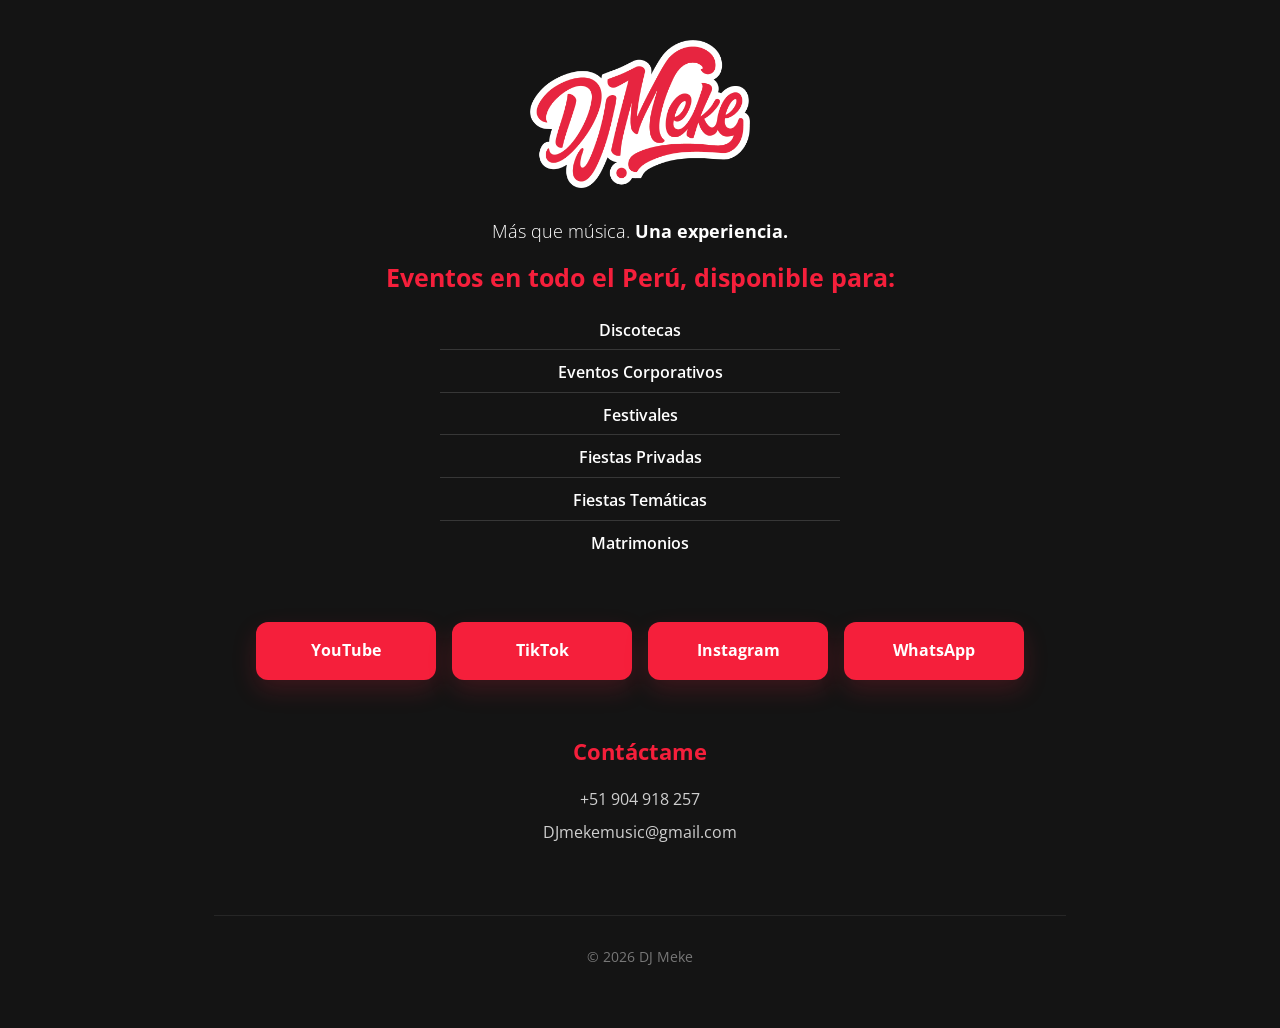
<file: index.html>
<!DOCTYPE html>
<html lang="es">
<head>
  <meta charset="UTF-8">
  <meta name="viewport" content="width=device-width, initial-scale=1.0">

  <title>DJ Meke | Más que música. Una experiencia.</title>
  <meta name="description" content="DJ Meke | Más que música. Una experiencia. Shows para discotecas, eventos corporativos, matrimonios, festivales y fiestas privadas.">
  <meta name="keywords" content="DJ Meke,DJ Perú,DJ Lima,Discotecas,Matrimonios,Eventos,Festivales">
  <meta name="author" content="DJ Meke">
  <meta name="theme-color" content="#141414">

  <link rel="icon" type="image/png" href="LOGO REDUCIDO CON BORDE FAVICON.png">

  <!-- Open Graph -->
  <meta property="og:type" content="website">
  <meta property="og:url" content="https://djmekemusic.github.io/DJMeke/">
  <meta property="og:title" content="DJ Meke | Más que música. Una experiencia.">
  <meta property="og:description" content="Shows para discotecas, eventos corporativos, matrimonios, festivales y fiestas privadas.">
  <meta property="og:image" content="https://djmekemusic.github.io/DJMeke/djmeke-preview.png">
  <meta property="og:image:width" content="1200">
  <meta property="og:image:height" content="630">

  <!-- Twitter Card -->
  <meta name="twitter:card" content="summary_large_image">
  <meta name="twitter:title" content="DJ Meke | Más que música. Una experiencia.">
  <meta name="twitter:description" content="Shows para discotecas, eventos corporativos, matrimonios, festivales y fiestas privadas.">
  <meta name="twitter:image" content="https://djmekemusic.github.io/DJMeke/djmeke-preview.png">

  <link rel="preconnect" href="https://fonts.googleapis.com">
  <link rel="preconnect" href="https://fonts.gstatic.com" crossorigin>
  <link href="https://fonts.googleapis.com/css2?family=Open+Sans:wght@300;400;600;700&display=swap" rel="stylesheet">

  <link rel="stylesheet" href="style.css">
</head>
<body>
  <header>
    <img src="LOGO PRINCIPAL CON BORDE (5).png" alt="DJ Meke" class="logo-img">
    <p class="tagline">Más que música. <strong>Una experiencia.</strong></p>
  </header>

  <section class="servicios fade-in">
    <h2 class="servicios-titulo">Eventos en todo el Perú, disponible para:</h2>
    <ul class="servicios-lista">
      <li>Discotecas</li>
      <li>Eventos Corporativos</li>
      <li>Festivales</li>
      <li>Fiestas Privadas</li>
      <li>Fiestas Temáticas</li>
      <li>Matrimonios</li>
    </ul>
  </section>

  <section class="contacto fade-in">
    <div class="botones">
      <a href="https://www.youtube.com/@djmeke" class="btn">YouTube</a>
      <a href="https://www.tiktok.com/@djmeke" class="btn">TikTok</a>
      <a href="https://www.instagram.com/djmeke/" class="btn">Instagram</a>
      <a href="https://wa.me/51904918257?text=Hola%20DJ%20Meke" class="btn">WhatsApp</a>
    </div>
    <div class="contacto-info">
      <h2 class="contacto-titulo">Contáctame</h2>
      <p>+51 904 918 257</p>
      <p>DJmekemusic@gmail.com</p>
    </div>
  </section>

  <footer class="fade-in">
    <p>© 2026 DJ Meke</p>
  </footer>

  <!-- Google Analytics con eventos personalizados -->
  <script async src="https://www.googletagmanager.com/gtag/js?id=G-S91YZFW3BQ"></script>
  <script>
    window.dataLayer = window.dataLayer || [];
    function gtag(){dataLayer.push(arguments);}
    gtag('js', new Date());
    gtag('config', 'G-S91YZFW3BQ');

    // Función para registrar clics en botones sociales con nombres simples
    function trackClick(buttonName) {
      gtag('event', buttonName, {
        'event_category': 'Botones Sociales',
        'event_label': buttonName
      });
    }

    // Asignar listeners a cada botón
    document.querySelectorAll('.btn').forEach(btn => {
      btn.addEventListener('click', function() {
        const name = this.textContent.trim();
        trackClick(name);
      });
    });
  </script>
</body>
</html>
</file>
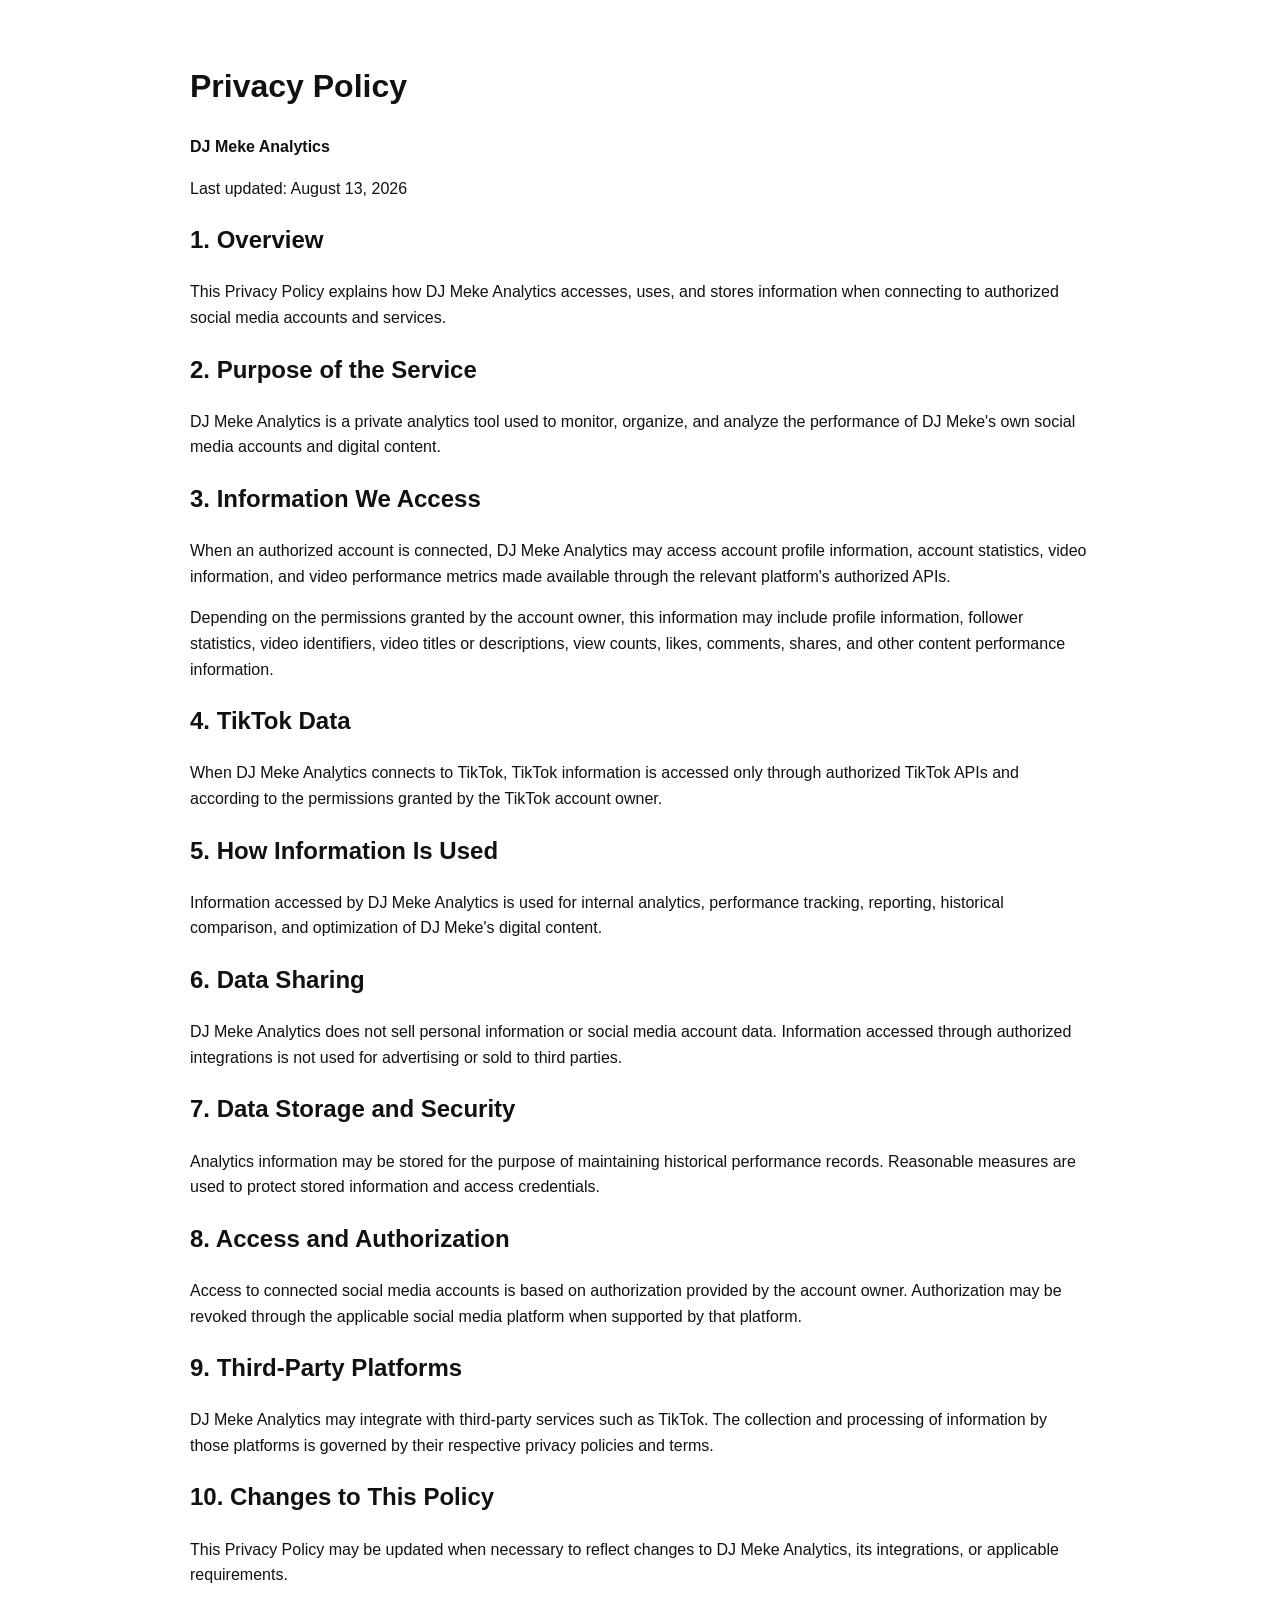
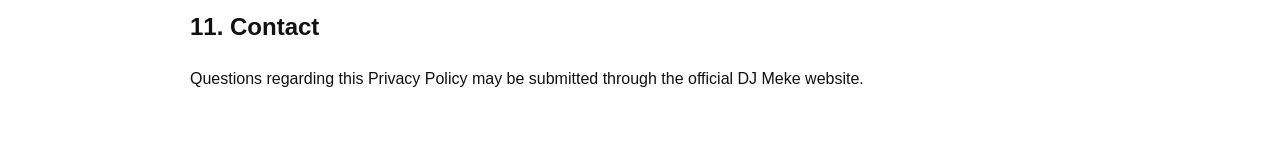
<file: privacy.html>
<!DOCTYPE html>
<html lang="en">
<head>
  <meta charset="UTF-8">
  <meta name="viewport" content="width=device-width, initial-scale=1.0">
  <title>Privacy Policy | DJ Meke Analytics</title>

  <style>
    body {
      background: #ffffff;
      color: #111111;
      font-family: Arial, Helvetica, sans-serif;
      line-height: 1.6;
      margin: 0;
      padding: 40px 20px;
    }

    main {
      max-width: 900px;
      margin: 0 auto;
    }

    h1, h2, p, strong {
      color: #111111;
    }
  </style>
</head>

<body>
  <main>
    <h1>Privacy Policy</h1>
    <p><strong>DJ Meke Analytics</strong></p>
    <p>Last updated: August 13, 2026</p>

    <h2>1. Overview</h2>
    <p>
      This Privacy Policy explains how DJ Meke Analytics accesses, uses,
      and stores information when connecting to authorized social media
      accounts and services.
    </p>

    <h2>2. Purpose of the Service</h2>
    <p>
      DJ Meke Analytics is a private analytics tool used to monitor,
      organize, and analyze the performance of DJ Meke's own social media
      accounts and digital content.
    </p>

    <h2>3. Information We Access</h2>
    <p>
      When an authorized account is connected, DJ Meke Analytics may
      access account profile information, account statistics, video
      information, and video performance metrics made available through
      the relevant platform's authorized APIs.
    </p>

    <p>
      Depending on the permissions granted by the account owner, this
      information may include profile information, follower statistics,
      video identifiers, video titles or descriptions, view counts,
      likes, comments, shares, and other content performance information.
    </p>

    <h2>4. TikTok Data</h2>
    <p>
      When DJ Meke Analytics connects to TikTok, TikTok information is
      accessed only through authorized TikTok APIs and according to the
      permissions granted by the TikTok account owner.
    </p>

    <h2>5. How Information Is Used</h2>
    <p>
      Information accessed by DJ Meke Analytics is used for internal
      analytics, performance tracking, reporting, historical comparison,
      and optimization of DJ Meke's digital content.
    </p>

    <h2>6. Data Sharing</h2>
    <p>
      DJ Meke Analytics does not sell personal information or social
      media account data. Information accessed through authorized
      integrations is not used for advertising or sold to third parties.
    </p>

    <h2>7. Data Storage and Security</h2>
    <p>
      Analytics information may be stored for the purpose of maintaining
      historical performance records. Reasonable measures are used to
      protect stored information and access credentials.
    </p>

    <h2>8. Access and Authorization</h2>
    <p>
      Access to connected social media accounts is based on authorization
      provided by the account owner. Authorization may be revoked through
      the applicable social media platform when supported by that platform.
    </p>

    <h2>9. Third-Party Platforms</h2>
    <p>
      DJ Meke Analytics may integrate with third-party services such as
      TikTok. The collection and processing of information by those
      platforms is governed by their respective privacy policies and terms.
    </p>

    <h2>10. Changes to This Policy</h2>
    <p>
      This Privacy Policy may be updated when necessary to reflect changes
      to DJ Meke Analytics, its integrations, or applicable requirements.
    </p>

    <h2>11. Contact</h2>
    <p>
      Questions regarding this Privacy Policy may be submitted through
      the official DJ Meke website.
    </p>
  </main>
</body>
</html>
</file>
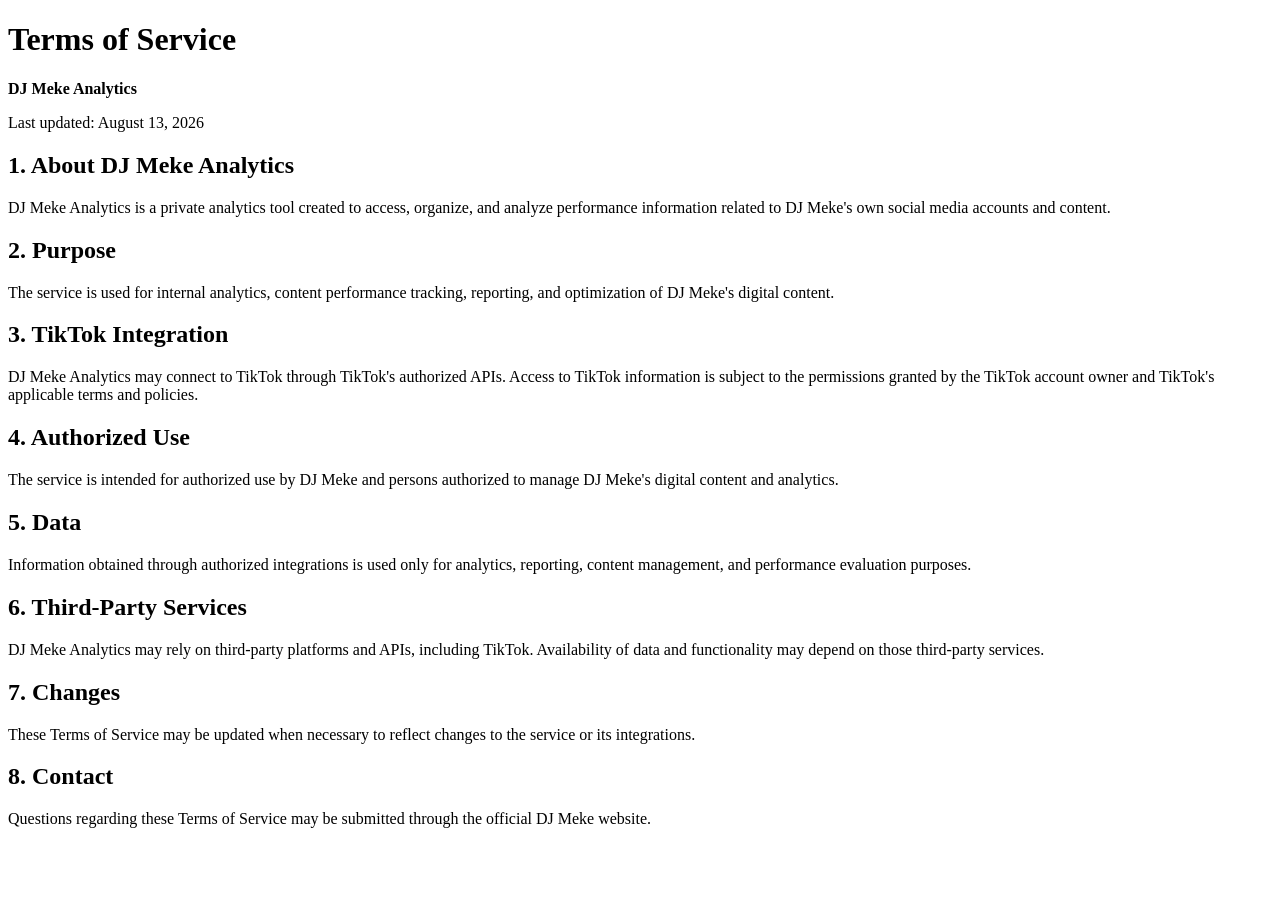
<file: terms.html>
<!DOCTYPE html>
<html lang="en">
<head>
  <meta charset="UTF-8">
  <meta name="viewport" content="width=device-width, initial-scale=1.0">
  <title>Terms of Service | DJ Meke Analytics</title>
</head>

<body>
  <main>
    <h1>Terms of Service</h1>
    <p><strong>DJ Meke Analytics</strong></p>
    <p>Last updated: August 13, 2026</p>

    <h2>1. About DJ Meke Analytics</h2>
    <p>
      DJ Meke Analytics is a private analytics tool created to access,
      organize, and analyze performance information related to DJ Meke's
      own social media accounts and content.
    </p>

    <h2>2. Purpose</h2>
    <p>
      The service is used for internal analytics, content performance
      tracking, reporting, and optimization of DJ Meke's digital content.
    </p>

    <h2>3. TikTok Integration</h2>
    <p>
      DJ Meke Analytics may connect to TikTok through TikTok's authorized
      APIs. Access to TikTok information is subject to the permissions
      granted by the TikTok account owner and TikTok's applicable terms
      and policies.
    </p>

    <h2>4. Authorized Use</h2>
    <p>
      The service is intended for authorized use by DJ Meke and persons
      authorized to manage DJ Meke's digital content and analytics.
    </p>

    <h2>5. Data</h2>
    <p>
      Information obtained through authorized integrations is used only
      for analytics, reporting, content management, and performance
      evaluation purposes.
    </p>

    <h2>6. Third-Party Services</h2>
    <p>
      DJ Meke Analytics may rely on third-party platforms and APIs,
      including TikTok. Availability of data and functionality may depend
      on those third-party services.
    </p>

    <h2>7. Changes</h2>
    <p>
      These Terms of Service may be updated when necessary to reflect
      changes to the service or its integrations.
    </p>

    <h2>8. Contact</h2>
    <p>
      Questions regarding these Terms of Service may be submitted through
      the official DJ Meke website.
    </p>
  </main>
</body>
</html>
</file>
<file: style.css>
/* Reset */
* {
  margin:0;
  padding:0;
  box-sizing:border-box;
}

html {
  scroll-behavior:smooth;
}

body {
  background:#141414;
  color:#FFFFFF;
  font-family:'Open Sans', sans-serif;
  max-width:900px;
  margin:auto;
  padding:40px 24px 60px;
  text-align:center;
  line-height:1.6;
}

/* Logo */
.logo-img {
  width:220px;
  max-width:80%;
  display:block;
  margin:0 auto 28px;
}

/* Taglines */
.tagline {
  font-size:1.15rem;
  font-weight:300;
  margin-bottom:12px;
}
.tagline strong { font-weight:700; }

/* Animación fade-in */
.fade-in {
  opacity:0;
  transform:translateY(20px);
  animation:fadeInUp 0.8s ease forwards;
}
@keyframes fadeInUp {
  to { opacity:1; transform:translateY(0); }
}

/* Servicios como lista centrada sin viñetas */
.servicios-titulo {
  color:#F51F3B;
  font-size:1.55rem;
  font-weight:700;
  margin-bottom:20px;
}

.servicios-lista {
  list-style:none;        /* elimina los puntos */
  padding:0;
  margin:0 auto 60px;     /* espacio extra antes de botones */
  max-width:400px;
  text-align:center;      /* centra el texto */
}

.servicios-lista li {
  color:#FFF;
  margin:10px 0;
  font-size:1rem;
  font-weight:600;
  border-bottom:1px solid rgba(255,255,255,.15); /* línea divisoria elegante */
  padding-bottom:6px;
}

.servicios-lista li:last-child {
  border-bottom:none; /* quita la línea al último */
}

/* Botones sociales */
.botones {
  display:flex;
  flex-direction:column;
  gap:16px;
  margin-bottom:55px;
}
.btn {
  background:#F51F3B;
  color:#FFF;
  text-decoration:none;
  padding:16px 20px;
  border-radius:12px;
  font-weight:700;
  transition:.35s ease;
  box-shadow:0 10px 24px rgba(245,31,59,.18);
}
.btn:hover {
  transform:translateY(-4px) scale(1.05);
  background:#FF3352;
  box-shadow:0 18px 35px rgba(245,31,59,.30);
}

/* Contacto */
.contacto-titulo {
  color:#F51F3B;
  font-size:1.35rem;
  margin-bottom:18px;
  font-weight:700;
}
.contacto-info p {
  color:#CFCFCF;
  margin:8px 0;
  font-size:.98rem;
}

/* Footer */
footer {
  margin-top:70px;
  padding-top:30px;
  border-top:1px solid rgba(255,255,255,.08);
}
footer p {
  color:#777;
  font-size:.85rem;
}

/* Responsive */
@media (min-width:768px) {
  .botones {
    flex-direction:row;
    justify-content:center;
    flex-wrap:wrap;
  }
  .btn { min-width:180px; }
}
@media (max-width:767px) {
  body { padding:35px 22px 50px; }
  .logo-img { width:190px; }
  .btn { width:100%; }
}
</file>
